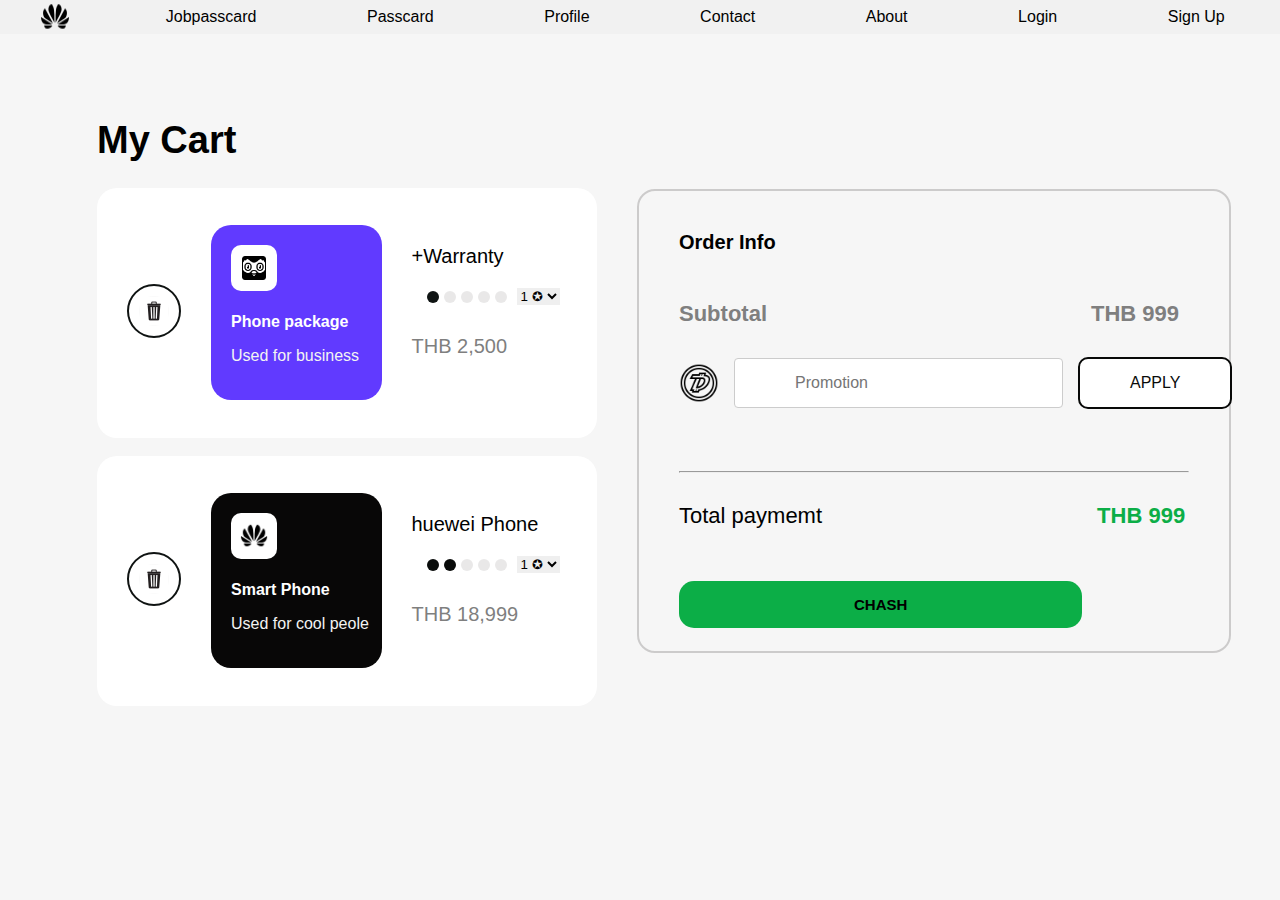
<file: index.html>
<!DOCTYPE html>
<html lang="en">
<head>
    <meta charset="UTF-8">
    <meta name="viewport" content="width=device-width, initial-scale=1.0">
    <title>Shopping Cart</title>
    <link rel="stylesheet" href="./style.css">
</head>
<body>
    <nav>
        <div class="list1">
            <img src="./huw.png" alt="">
            <li><a href="" class="nav-link">Jobpasscard</a></li>

            <div><a href="" class="nav-link">Passcard</a></div>
            <div><a href="" class="nav-link">Profile</a></div>

            <div><a href="" class="nav-link">Contact</a></div>
            <div><a href="" class="nav-link">About</a></div>
            <div><a href="" class="nav-link">Login</a></div>
            <div><a href="" class="nav-link">Sign Up</a></div>
        </div>
    </nav>


<div class="area">
    <div class="area-left">
        <div class="boxbackground">
            <h1>My Cart</h1>
            <div>
                <div class="boxgoogle1">
                    <a href="#"><img src="./rubbish-bin-icon-logo-design-vector.jpg" class="oneimg"></a>
                    <div class="treeimg">
                        <div class=""><img src="./logo.png" alt="IMG" class="documentimg"></div>
                        <br>
                        <b class="p1">Phone package</b>
                        <p class="p2">Used for business</p>
                    </div>
                    <div class="Google">
                        <p style="font-size: 20px;">+Warranty</p>
                        <div class="nav">
                            <div class="status-circle-container">
                                <div class="status-circle circle-level-1"></div>
                                <div class="status-circle circle-level-2"></div>
                                <div class="status-circle circle-level-3"></div>
                                <div class="status-circle circle-level-3"></div>
                                <div class="status-circle circle-level-3"></div>
                            </div>
                            <select>
                                <option>1 ✪</option>
                                <option>2 ✪</option>
                                <option>3 ✪</option>
                                <option>4 ✪</option>
                                <option>5 ✪</option>
                            </select>
                        </div>
                        <div class="THB">
                            <p>THB 2,500</p>
                        </div>

                    </div>
                </div>
                
                <br>
                 
                <div>
                    <div class="boxgoogle1">
                        <a href="#"><img src="./rubbish-bin-icon-logo-design-vector.jpg" class="oneimg"></a>
                        <div class="treeimg1">
                            <div class=""><img src="./huw.png" alt="IMG" class="documentimg"></div>
                            <br>
                            <b class="p1">Smart Phone</b>
                            <p class="p2">Used for cool peole</p>
                        </div>
                        <div class="Google1">
                            <p style="font-size: 20px;">huewei Phone</p>
                            <div class="nav1">
                                <div class="status-circle-container">
                                    <div class="status-circle circle-level-11"></div>
                                    <div class="status-circle circle-level-12"></div>
                                    <div class="status-circle circle-level-13"></div>
                                    <div class="status-circle circle-level-4"></div>
                                    <div class="status-circle circle-level-4"></div>
                                </div>
                                <select>
                                    <option>1 ✪</option>
                                    <option>2 ✪</option>
                                    <option>3 ✪</option>
                                    <option>4 ✪</option>
                                    <option>5 ✪</option>
                                </select>
                            </div>
                            <div class="THB">
                                <p>THB 18,999</p>
                            </div>
                        </div>
                    </div>
                </div>
            </div>
        </div>
    </div>


    <div class="area-right">
        <div class="right-area">
            <div class="f">
                <b>Order Info</b>
            </div>
            <br>
            <div class="gg">
                <h4>Subtotal
                     &nbsp;&nbsp;&nbsp;&nbsp;&nbsp;&nbsp;&nbsp;&nbsp;&nbsp;&nbsp;&nbsp;&nbsp;&nbsp;&nbsp;&nbsp;&nbsp;&nbsp;&nbsp;&nbsp;&nbsp;&nbsp;&nbsp;&nbsp;&nbsp;&nbsp;&nbsp;&nbsp;&nbsp;&nbsp;&nbsp;&nbsp;&nbsp;&nbsp;&nbsp;&nbsp;&nbsp;&nbsp;&nbsp;&nbsp;&nbsp;&nbsp;&nbsp;&nbsp;&nbsp;&nbsp;&nbsp;&nbsp;&nbsp;&nbsp;&nbsp;&nbsp;
                    THB 999</h4>
            </div>
            <div class="but">
                <img src="./icons8-logo-50.png" alt="">
                <input type="text" placeholder="Promotion">
                <button class="apply-button" onclick="applyPromotion()">APPLY</button>
            </div>
            <br><br><br>
            <hr>
            <div class="Total">
                <div class="gg1">
                    <p>Total
                        paymemt&nbsp;&nbsp;&nbsp;&nbsp;&nbsp;&nbsp;&nbsp;&nbsp;&nbsp;&nbsp;&nbsp;&nbsp;&nbsp;&nbsp;&nbsp;&nbsp;&nbsp;&nbsp;&nbsp;&nbsp;&nbsp;&nbsp;&nbsp;&nbsp;&nbsp;&nbsp;&nbsp;&nbsp;&nbsp;&nbsp;&nbsp;&nbsp;&nbsp;&nbsp;&nbsp;&nbsp;&nbsp;&nbsp;&nbsp;&nbsp;&nbsp;&nbsp;&nbsp;&nbsp;
                        <b class="THB300">THB 999</b>
                    </p>
                </div>
                <div></div>
            </div>
            <div class="Total1">
                <button class="apply-button1"><b>CHASH</b></button>

            </div>
        </div>
    </div>


</div>

</html>
</file>
<file: style.css>
body {
    background-color: gray;
    margin: 0;
}

nav {
    background-color: #f1f1f1;
}

.list1 {
    list-style-type: none;
    margin: 0;
    padding: 0;
    display: flex;
    justify-content: space-around;
    /* justify-content: left; */
    background-color: #f1f1f1;
    overflow: hidden;
}
.list2 {
    list-style-type: none;
    margin: 0;
    padding: 0;
    display: flex;
    /* justify-content: space-around; */
    justify-content: center;
    background-color: #f1f1f1;
    overflow: hidden;
}

.nav-link {
    display: block;
    color: #000;
    padding: 8px 16px;
    text-decoration: none;
    text-align: center;
}

.nav-link:hover {
    background-color: #555;
    color: white;
}

.flex-container {
    justify-content: space-around;
    display: flex;
    background-color: DodgerBlue;
}

.flex-item {
    background-color: #f1f1f1;
    width: 100px;
    margin: 10px;
    text-align: center;
    line-height: 75px;
    font-size: 30px;
}

.box {
  display: block;
  color: #000;
  padding: 8px 16px;
  text-decoration: none;
  text-align: center;
}

.head{
  justify-content: center;
}




body {
    margin: 0;
    font-family: 'Arial', sans-serif;
    background-color: rgb(246, 246, 246);
}

.area {
    display: flex;
    justify-content: center;
}

.area-left {
    height: 530px;
    width: 630px;
    display: flex;
    flex-direction: column;
}

.navbar {
    display: flex;
    justify-content: space-between;
    align-items: center;
    background-color: white;
    color: rgb(1, 0, 0);
    padding: 10px 20px;
    box-shadow: 0 4px 6px rgba(0, 0, 0, 0.1);
}

.fa-solid {
    color: rgb(12, 42, 12);
}

.navbar span {
    font-weight: bold;
    color: blue;
}

.logo {
    width: 200px;
    height: 80px;
}

.nav-links {
    list-style: none;
    display: flex;
}

.nav-links li {
    margin-right: 20px;
}

.nav-links a {
    text-decoration: none;
    color: rgb(0, 0, 0);
}

.nav-links a i {
    text-decoration: none;
    color: rgb(0, 0, 0);
}

.nav-links img {
    width: 26px;
    height: 26px;
    margin-right: 20px;
}

.card {
    position: relative;
}

.card img {
    width: 26px;
    height: 26px;
    margin-right: 30px;
}

/* End Nav Bar */

.boxbackground {
    padding: 60px;
}

.boxbackground h1 {
    font-size: 38px;
}

.boxgoogle1 {
    width: 500px;
    height: 250px;
    padding: 0px;
    display: flex;
    justify-items: center;
    align-items: center;
    background-color: white;
    border: 2px black;
    border-top-right-radius: 20px;
    border-top-left-radius: 20px;
    border-bottom-right-radius: 20px;
    border-bottom-left-radius: 20px;
}

.oneimg {
    width: 30px;
    height: 30px;
    padding: 10px;
    margin-left: 30px;
    border-radius: 50%;
    border: 2px solid #0f1312;
}

.twoimg {
    background-image: url('./img/bokeh.avif');
    width: 200px;
    height: 150px;
    padding: 30px;
    margin-left: 35px;
    border-top-right-radius: 20px;
    border-top-left-radius: 20px;
    border-bottom-right-radius: 20px;
    border-bottom-left-radius: 20px;
}

.treeimg {
    border-radius: 20px;
    height: 175px;
    width: 175px;
    margin-left: 30px;
    background: rgb(97, 58, 255);
    /* background: linear-gradient(90deg, rgb(58, 255, 156) 40%, rgb(39, 46, 255) 60%, rgb(0, 255, 204) 100%); */
}

.treeimg1 {
    border-radius: 20px;
    height: 175px;
    width: 175px;
    margin-left: 30px;
    background: rgb(8, 7, 7);
    /* background: linear-gradient(90deg, rgb(0, 255, 110) 20%, rgba(255, 222, 39, 1) 90%); */
}

.documentimg {
    border-radius: 10px;
    background-color: white;
    padding: 8px;
    width: 30px;
    height: 30px;
    margin-left: 20px;
    margin-top: 20px;
}

.p1 {
    margin-left: 20px;
    color: white;
}

.p2 {
    margin-left: 20px;
    color: rgb(243, 243, 243);
}

.boxgoogle {
    background-color: #7f7f7f;
    width: 200px;
    height: 155px;
    padding: 10px;
    margin-left: 20px;
    border-radius: 20px;
}

.Google {
    border-radius: 20px;
    height: 175px;
    width: 175px;
    align-items: baselines;
    margin: 15px;
    margin-left: 30px;
}

.nav {
    margin-top: 10px;
    margin-left: 15px;
    position: relative;
    display: flex;
    align-items: center;
    width: 70px;
}

.status-circle-container {
    display: flex;
    margin-right: 10px;
    gap: 5px;
}


.status-circle {
    width: 12px;
    height: 12px;
    background-color: rgba(143, 140, 140, 0.2);
    border-radius: 50%;
    pointer-events: none;
}

.circle-level-1 {
    background-color: #0f1413;
}

.circle-level-2,
.circle-level-3 {
    background-color: rgba(143, 140, 140, 0.2);
}

select {
    border: none;
}

select:focus {
    border: 2px solid #00DBB6;
    outline: none;
}

.THB {
    margin-top: 30px;
    font-size: 20px;
    color: #7f7f7f;
    font-family: 'Ubuntu', sans-serif;
}

.Google1 {
    border-radius: 20px;
    height: 175px;
    width: 175px;
    align-items: baselines;
    margin: 15px;
    margin-left: 30px;
}

.nav1 {
    margin-top: 10px;
    margin-left: 15px;
    position: relative;
    display: flex;
    align-items: center;
    width: 70px;
}

.circle-level-11 {
    background-color: #090c0b;
}

.circle-level-12 {
    background-color: #090b0a;
}

/* .circle-level-13 {
    background-color: #0b0f0e;
} */

.circle-level-4 {
    background-color: rgba(143, 140, 140, 0.2);
}

/* /////////////////// */

.area-right {
    height: 460px;
    width: 590px;
    border: 2px solid rgba(143, 140, 140, 0.4);
    border-radius: 18px;
    display: flex;
    flex-direction: column;
    margin: 12px;
    margin-left: -30px;
    margin-top: 155px;
}

.right-area {
    margin: 40px;
}

.f {
    font-size: 20px
}

.gg {
    font-size: 22px;
    color: #7f7f7f;
}

.gg1 {
    font-size: 22px;
}

.but {
    display: flex;
    margin-top: 25px;
    align-items: center;
}

.but img {
    width: 40px;
    height: auto;
    margin-right: 15px;
    top: 0;
}

input[type="text"] {
    padding: 15px 60px;
    font-size: 16px;
    border: 1px solid #ccc;
    border-radius: 4px;
    box-sizing: border-box;
    color: #333;
    margin-right: 15px;
}

input[type="text"]:focus {
    border-color: rgba(143, 140, 140, 0.5);
    outline: none;
}

input[type="text"].has-value {
    color: #333;
}

.apply-button {
    background-color: white;
    border: 2px solid #080908;
    color: #090b0a;
    padding: 15px 50px;
    font-size: 16px;
    border-radius: 10px;
    cursor: pointer;
}

.apply-button:hover {
    background-color: #0cae47;
    color: white;
}

.Total {
    display: flex;
    justify-content: space-between;
}

.THB300 {
    color: #0cae47;
}

.apply-button1 {
    display: inline-block;
    margin-top: 30px;
    background-color: #0cae47;
    border: none;
    color: black;
    padding: 15px 175px;
    font-size: 15px;
    border-radius: 15px;
    cursor: pointer;
    white-space: nowrap;
}
/* f */
.apply-button1:hover {
    background-color: #0e1110;
}
</file>
